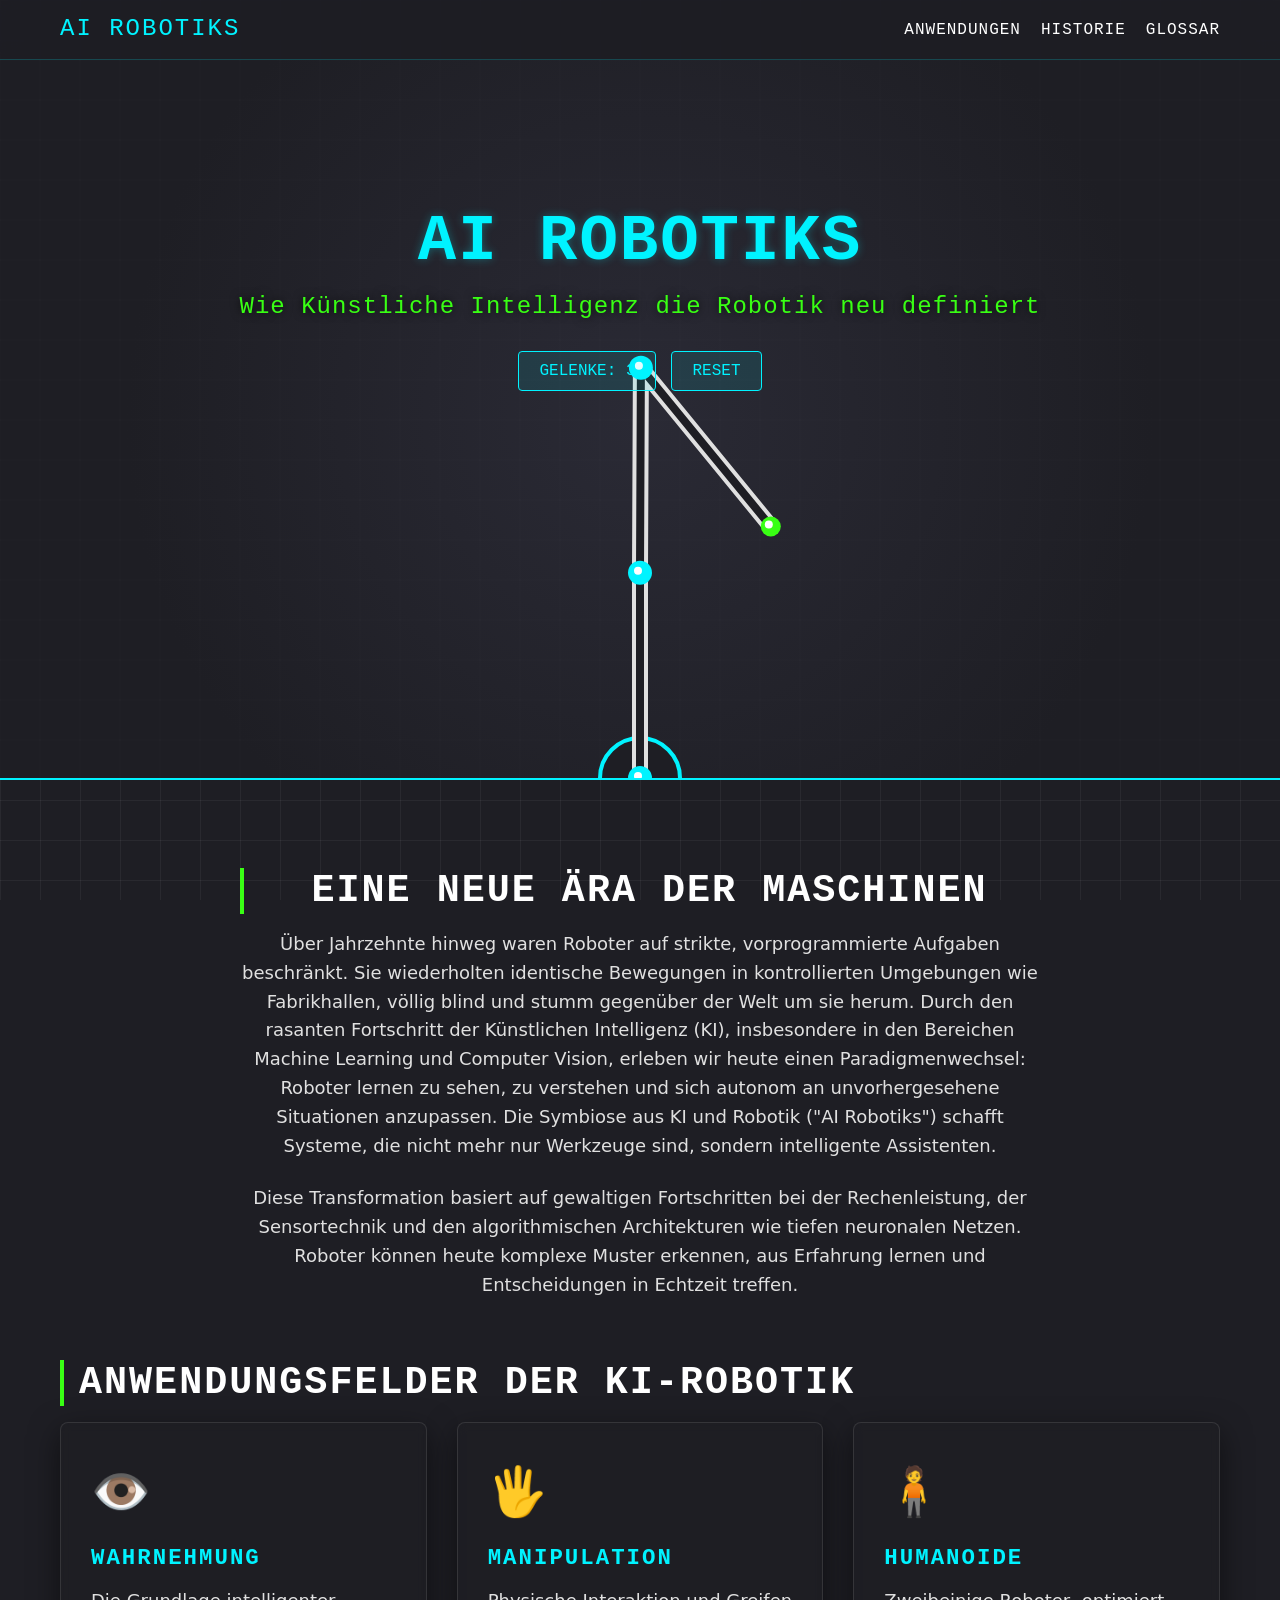
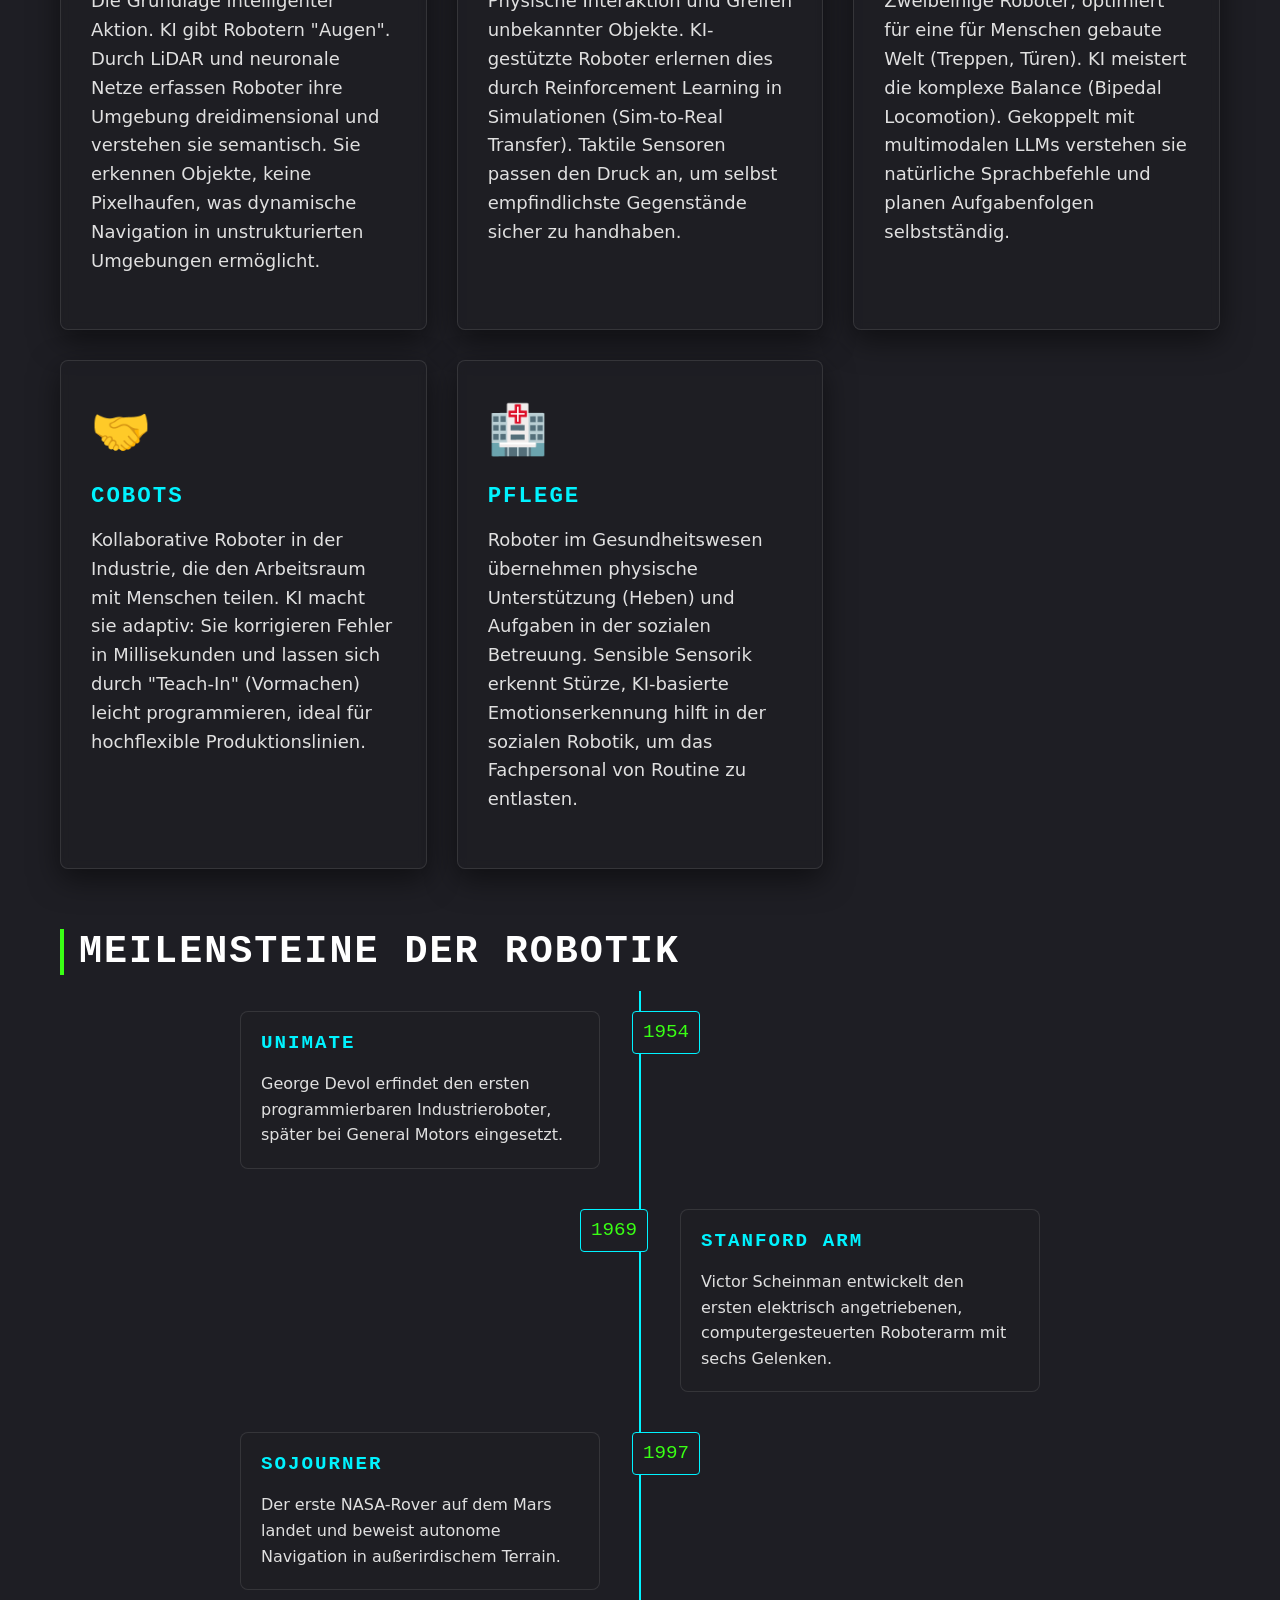
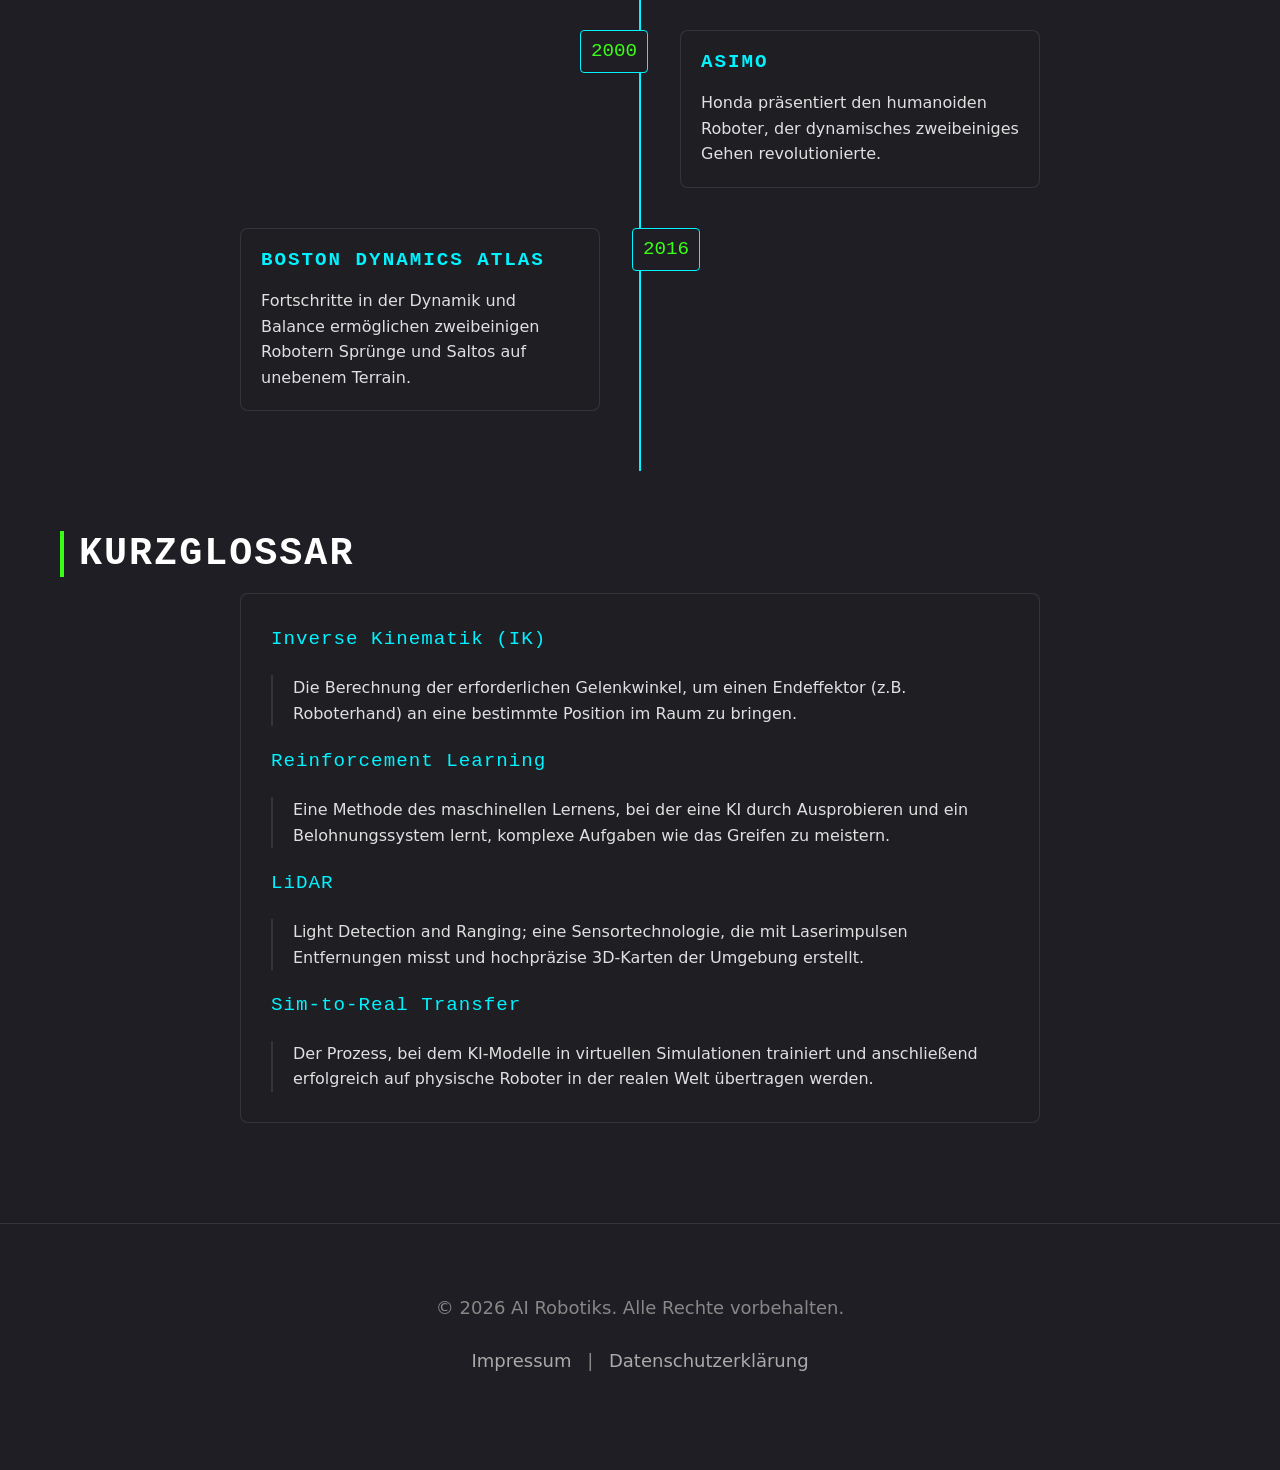
<file: index.html>
<!DOCTYPE html>
<html lang="de">
<head>
    <meta charset="utf-8">
    <meta name="viewport" content="width=device-width, initial-scale=1">
    <title>AI Robotiks | Die Zukunft der intelligenten Robotik</title>
    <meta name="description" content="Entdecken Sie, wie Künstliche Intelligenz die Robotik transformiert: von Wahrnehmung und Manipulation bis hin zu humanoiden Robotern, Cobots in der Industrie und Robotern in der Pflege.">
    <meta name="robots" content="index, follow">

    <!-- Open Graph -->
    <meta property="og:title" content="AI Robotiks | Die Zukunft der intelligenten Robotik">
    <meta property="og:description" content="Wie KI die Robotik in Wahrnehmung, Industrie, Pflege und mehr revolutioniert.">
    <meta property="og:type" content="website">
    <meta property="og:url" content="https://airobotiks.de/">
    <meta property="og:image" content="https://airobotiks.de/favicon.svg">

    <link rel="icon" type="image/svg+xml" href="/favicon.svg">
    <link rel="stylesheet" href="/style.css">
</head>
<body>
    <nav class="top-nav" aria-label="Hauptnavigation">
        <div class="nav-container">
            <a href="/" class="nav-brand">AI Robotiks</a>
            <ul class="nav-links">
                <li><a href="#anwendungen">Anwendungen</a></li>
                <li><a href="#historie">Historie</a></li>
                <li><a href="#glossar">Glossar</a></li>
            </ul>
        </div>
    </nav>

    <header role="banner" class="hero" id="demo">
        <div class="hero-content">
            <h1>AI Robotiks</h1>
            <p class="subtitle">Wie Künstliche Intelligenz die Robotik neu definiert</p>
            <div class="demo-controls">
                <button id="toggle-segments">Gelenke: 3</button>
                <button id="reset-demo">Reset</button>
            </div>
        </div>
        <canvas id="robot-canvas" aria-label="Interaktiver Roboterarm mit inverser Kinematik, steuerbar per Maus oder Touch"></canvas>
    </header>

    <main role="main" class="container">
        <article>
            <section id="einleitung" class="intro-section">
                <h2>Eine neue Ära der Maschinen</h2>
                <p>Über Jahrzehnte hinweg waren Roboter auf strikte, vorprogrammierte Aufgaben beschränkt. Sie wiederholten identische Bewegungen in kontrollierten Umgebungen wie Fabrikhallen, völlig blind und stumm gegenüber der Welt um sie herum. Durch den rasanten Fortschritt der Künstlichen Intelligenz (KI), insbesondere in den Bereichen Machine Learning und Computer Vision, erleben wir heute einen Paradigmenwechsel: Roboter lernen zu sehen, zu verstehen und sich autonom an unvorhergesehene Situationen anzupassen. Die Symbiose aus KI und Robotik ("AI Robotiks") schafft Systeme, die nicht mehr nur Werkzeuge sind, sondern intelligente Assistenten.</p>
                <p>Diese Transformation basiert auf gewaltigen Fortschritten bei der Rechenleistung, der Sensortechnik und den algorithmischen Architekturen wie tiefen neuronalen Netzen. Roboter können heute komplexe Muster erkennen, aus Erfahrung lernen und Entscheidungen in Echtzeit treffen.</p>
            </section>

            <h2 id="anwendungen" class="section-title">Anwendungsfelder der KI-Robotik</h2>
            <div class="grid-layout">
                <section id="perception" class="card">
                    <div class="card-icon">👁️</div>
                    <h3>Wahrnehmung</h3>
                    <p>Die Grundlage intelligenter Aktion. KI gibt Robotern "Augen". Durch LiDAR und neuronale Netze erfassen Roboter ihre Umgebung dreidimensional und verstehen sie semantisch. Sie erkennen Objekte, keine Pixelhaufen, was dynamische Navigation in unstrukturierten Umgebungen ermöglicht.</p>
                </section>

                <section id="manipulation" class="card">
                    <div class="card-icon">🖐️</div>
                    <h3>Manipulation</h3>
                    <p>Physische Interaktion und Greifen unbekannter Objekte. KI-gestützte Roboter erlernen dies durch Reinforcement Learning in Simulationen (Sim-to-Real Transfer). Taktile Sensoren passen den Druck an, um selbst empfindlichste Gegenstände sicher zu handhaben.</p>
                </section>

                <section id="humanoids" class="card">
                    <div class="card-icon">🧍</div>
                    <h3>Humanoide</h3>
                    <p>Zweibeinige Roboter, optimiert für eine für Menschen gebaute Welt (Treppen, Türen). KI meistert die komplexe Balance (Bipedal Locomotion). Gekoppelt mit multimodalen LLMs verstehen sie natürliche Sprachbefehle und planen Aufgabenfolgen selbstständig.</p>
                </section>

                <section id="cobots" class="card">
                    <div class="card-icon">🤝</div>
                    <h3>Cobots</h3>
                    <p>Kollaborative Roboter in der Industrie, die den Arbeitsraum mit Menschen teilen. KI macht sie adaptiv: Sie korrigieren Fehler in Millisekunden und lassen sich durch "Teach-In" (Vormachen) leicht programmieren, ideal für hochflexible Produktionslinien.</p>
                </section>

                <section id="care" class="card">
                    <div class="card-icon">🏥</div>
                    <h3>Pflege</h3>
                    <p>Roboter im Gesundheitswesen übernehmen physische Unterstützung (Heben) und Aufgaben in der sozialen Betreuung. Sensible Sensorik erkennt Stürze, KI-basierte Emotionserkennung hilft in der sozialen Robotik, um das Fachpersonal von Routine zu entlasten.</p>
                </section>
            </div>

            <h2 id="historie" class="section-title">Meilensteine der Robotik</h2>
            <section class="timeline">
                <div class="timeline-item">
                    <div class="timeline-year">1954</div>
                    <div class="timeline-content">
                        <h3>Unimate</h3>
                        <p>George Devol erfindet den ersten programmierbaren Industrieroboter, später bei General Motors eingesetzt.</p>
                    </div>
                </div>
                <div class="timeline-item">
                    <div class="timeline-year">1969</div>
                    <div class="timeline-content">
                        <h3>Stanford Arm</h3>
                        <p>Victor Scheinman entwickelt den ersten elektrisch angetriebenen, computergesteuerten Roboterarm mit sechs Gelenken.</p>
                    </div>
                </div>
                <div class="timeline-item">
                    <div class="timeline-year">1997</div>
                    <div class="timeline-content">
                        <h3>Sojourner</h3>
                        <p>Der erste NASA-Rover auf dem Mars landet und beweist autonome Navigation in außerirdischem Terrain.</p>
                    </div>
                </div>
                <div class="timeline-item">
                    <div class="timeline-year">2000</div>
                    <div class="timeline-content">
                        <h3>ASIMO</h3>
                        <p>Honda präsentiert den humanoiden Roboter, der dynamisches zweibeiniges Gehen revolutionierte.</p>
                    </div>
                </div>
                <div class="timeline-item">
                    <div class="timeline-year">2016</div>
                    <div class="timeline-content">
                        <h3>Boston Dynamics Atlas</h3>
                        <p>Fortschritte in der Dynamik und Balance ermöglichen zweibeinigen Robotern Sprünge und Saltos auf unebenem Terrain.</p>
                    </div>
                </div>
            </section>

            <h2 id="glossar" class="section-title">Kurzglossar</h2>
            <section class="glossary">
                <dl>
                    <dt>Inverse Kinematik (IK)</dt>
                    <dd>Die Berechnung der erforderlichen Gelenkwinkel, um einen Endeffektor (z.B. Roboterhand) an eine bestimmte Position im Raum zu bringen.</dd>

                    <dt>Reinforcement Learning</dt>
                    <dd>Eine Methode des maschinellen Lernens, bei der eine KI durch Ausprobieren und ein Belohnungssystem lernt, komplexe Aufgaben wie das Greifen zu meistern.</dd>

                    <dt>LiDAR</dt>
                    <dd>Light Detection and Ranging; eine Sensortechnologie, die mit Laserimpulsen Entfernungen misst und hochpräzise 3D-Karten der Umgebung erstellt.</dd>

                    <dt>Sim-to-Real Transfer</dt>
                    <dd>Der Prozess, bei dem KI-Modelle in virtuellen Simulationen trainiert und anschließend erfolgreich auf physische Roboter in der realen Welt übertragen werden.</dd>
                </dl>
            </section>
        </article>
    </main>

    <footer role="contentinfo">
        <div class="container">
            <p>&copy; 2026 AI Robotiks. Alle Rechte vorbehalten.</p>
            <p>
                <a href="/impressum.html">Impressum</a> |
                <a href="/datenschutz.html">Datenschutzerklärung</a>
            </p>
        </div>
    </footer>

    <script src="/script.js"></script>
</body>
</html>
</file>
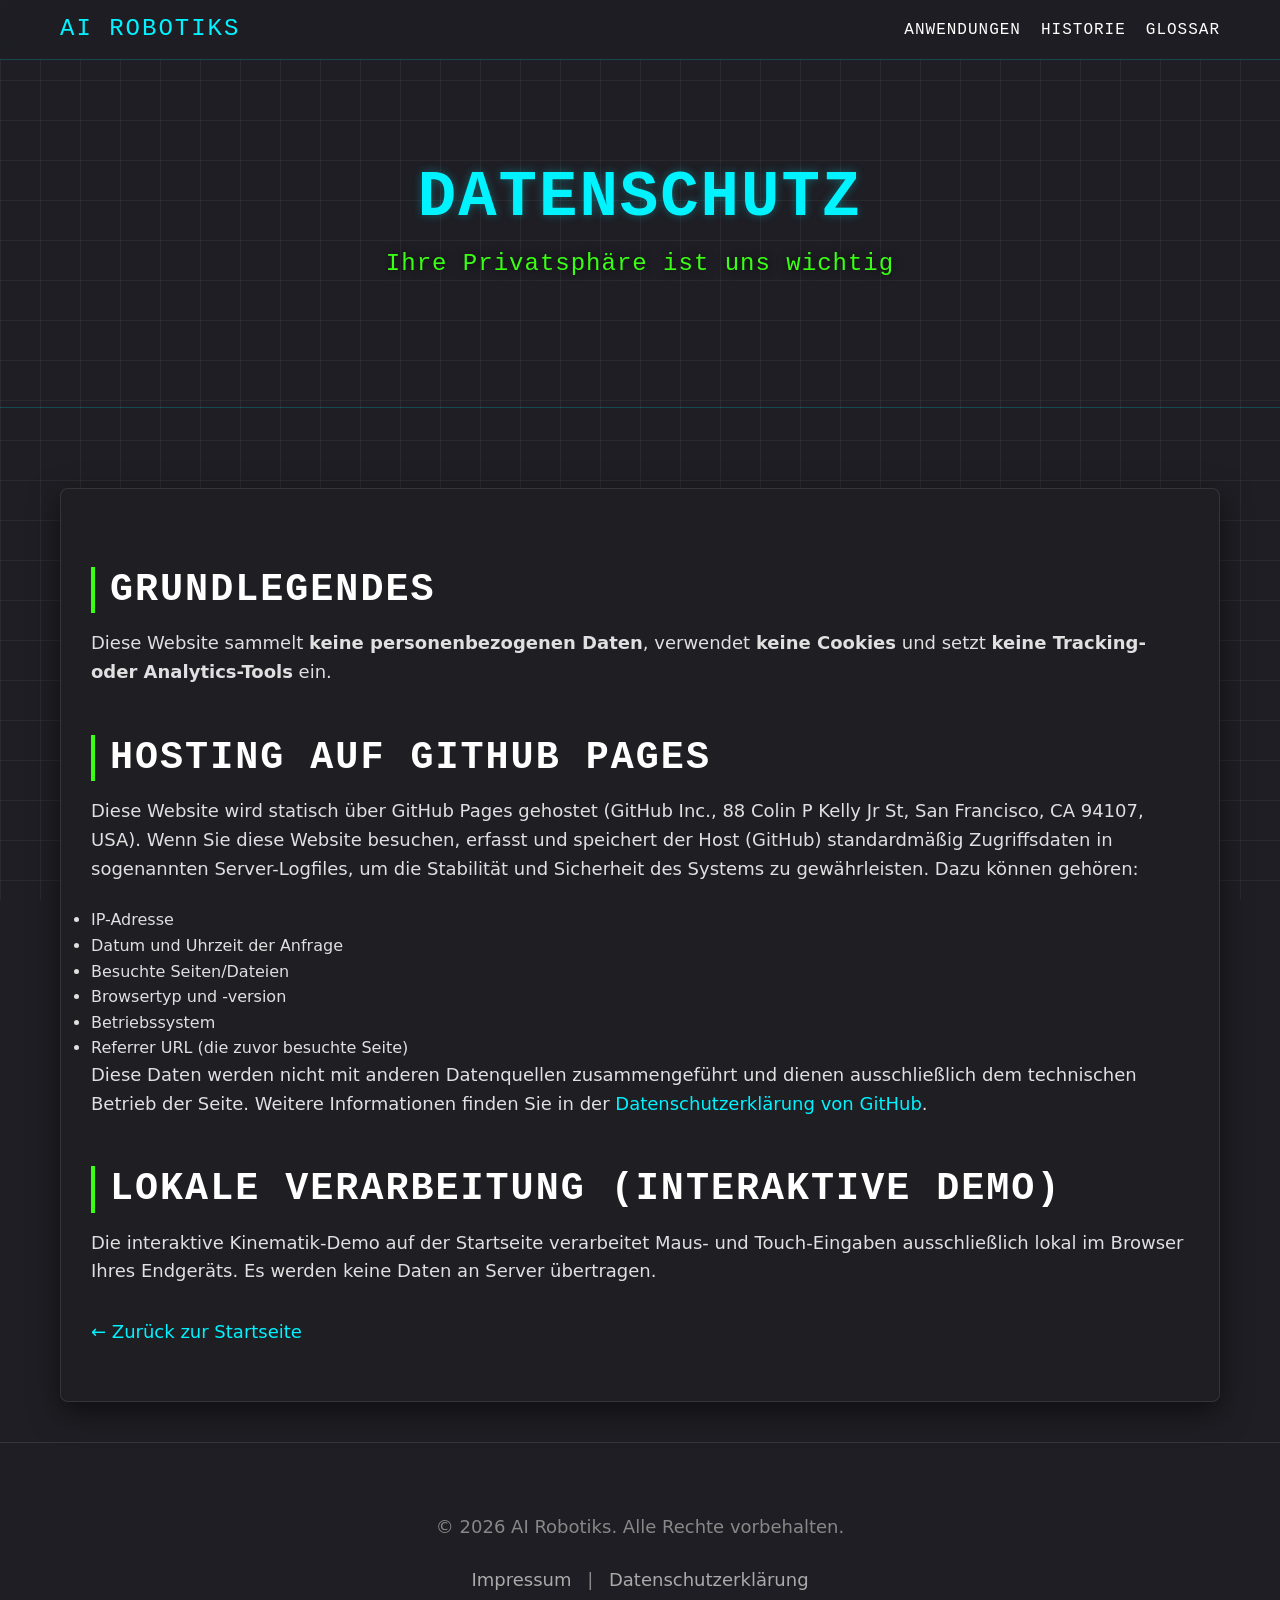
<file: datenschutz.html>
<!DOCTYPE html>
<html lang="de">
<head>
    <meta charset="utf-8">
    <meta name="viewport" content="width=device-width, initial-scale=1">
    <title>Datenschutzerklärung | AI Robotiks</title>
    <meta name="robots" content="noindex, follow">
    <link rel="icon" type="image/svg+xml" href="/favicon.svg">
    <link rel="stylesheet" href="/style.css">
    <style>
        .page-header {
            padding: 60px 0;
            text-align: center;
            border-bottom: 1px solid rgba(0, 243, 255, 0.2);
            margin-bottom: 40px;
        }
    </style>
</head>
<body>
    <nav class="top-nav" aria-label="Hauptnavigation">
        <div class="nav-container">
            <a href="/" class="nav-brand">AI Robotiks</a>
            <ul class="nav-links">
                <li><a href="/#anwendungen">Anwendungen</a></li>
                <li><a href="/#historie">Historie</a></li>
                <li><a href="/#glossar">Glossar</a></li>
            </ul>
        </div>
    </nav>

    <header role="banner" class="page-header">
        <div class="container">
            <h1>Datenschutz</h1>
            <p class="subtitle">Ihre Privatsphäre ist uns wichtig</p>
        </div>
    </header>

    <main role="main" class="container">
        <section class="card">
            <h2>Grundlegendes</h2>
            <p>Diese Website sammelt <strong>keine personenbezogenen Daten</strong>, verwendet <strong>keine Cookies</strong> und setzt <strong>keine Tracking- oder Analytics-Tools</strong> ein.</p>

            <h2>Hosting auf GitHub Pages</h2>
            <p>Diese Website wird statisch über GitHub Pages gehostet (GitHub Inc., 88 Colin P Kelly Jr St, San Francisco, CA 94107, USA). Wenn Sie diese Website besuchen, erfasst und speichert der Host (GitHub) standardmäßig Zugriffsdaten in sogenannten Server-Logfiles, um die Stabilität und Sicherheit des Systems zu gewährleisten. Dazu können gehören:</p>
            <ul>
                <li>IP-Adresse</li>
                <li>Datum und Uhrzeit der Anfrage</li>
                <li>Besuchte Seiten/Dateien</li>
                <li>Browsertyp und -version</li>
                <li>Betriebssystem</li>
                <li>Referrer URL (die zuvor besuchte Seite)</li>
            </ul>
            <p>Diese Daten werden nicht mit anderen Datenquellen zusammengeführt und dienen ausschließlich dem technischen Betrieb der Seite. Weitere Informationen finden Sie in der <a href="https://docs.github.com/en/site-policy/privacy-policies/github-privacy-statement" target="_blank" rel="noopener noreferrer">Datenschutzerklärung von GitHub</a>.</p>

            <h2>Lokale Verarbeitung (Interaktive Demo)</h2>
            <p>Die interaktive Kinematik-Demo auf der Startseite verarbeitet Maus- und Touch-Eingaben ausschließlich lokal im Browser Ihres Endgeräts. Es werden keine Daten an Server übertragen.</p>

            <p style="margin-top: 2rem;">
                <a href="/">← Zurück zur Startseite</a>
            </p>
        </section>
    </main>

    <footer role="contentinfo">
        <div class="container">
            <p>&copy; 2026 AI Robotiks. Alle Rechte vorbehalten.</p>
            <p>
                <a href="/impressum.html">Impressum</a> |
                <a href="/datenschutz.html">Datenschutzerklärung</a>
            </p>
        </div>
    </footer>
</body>
</html>
</file>
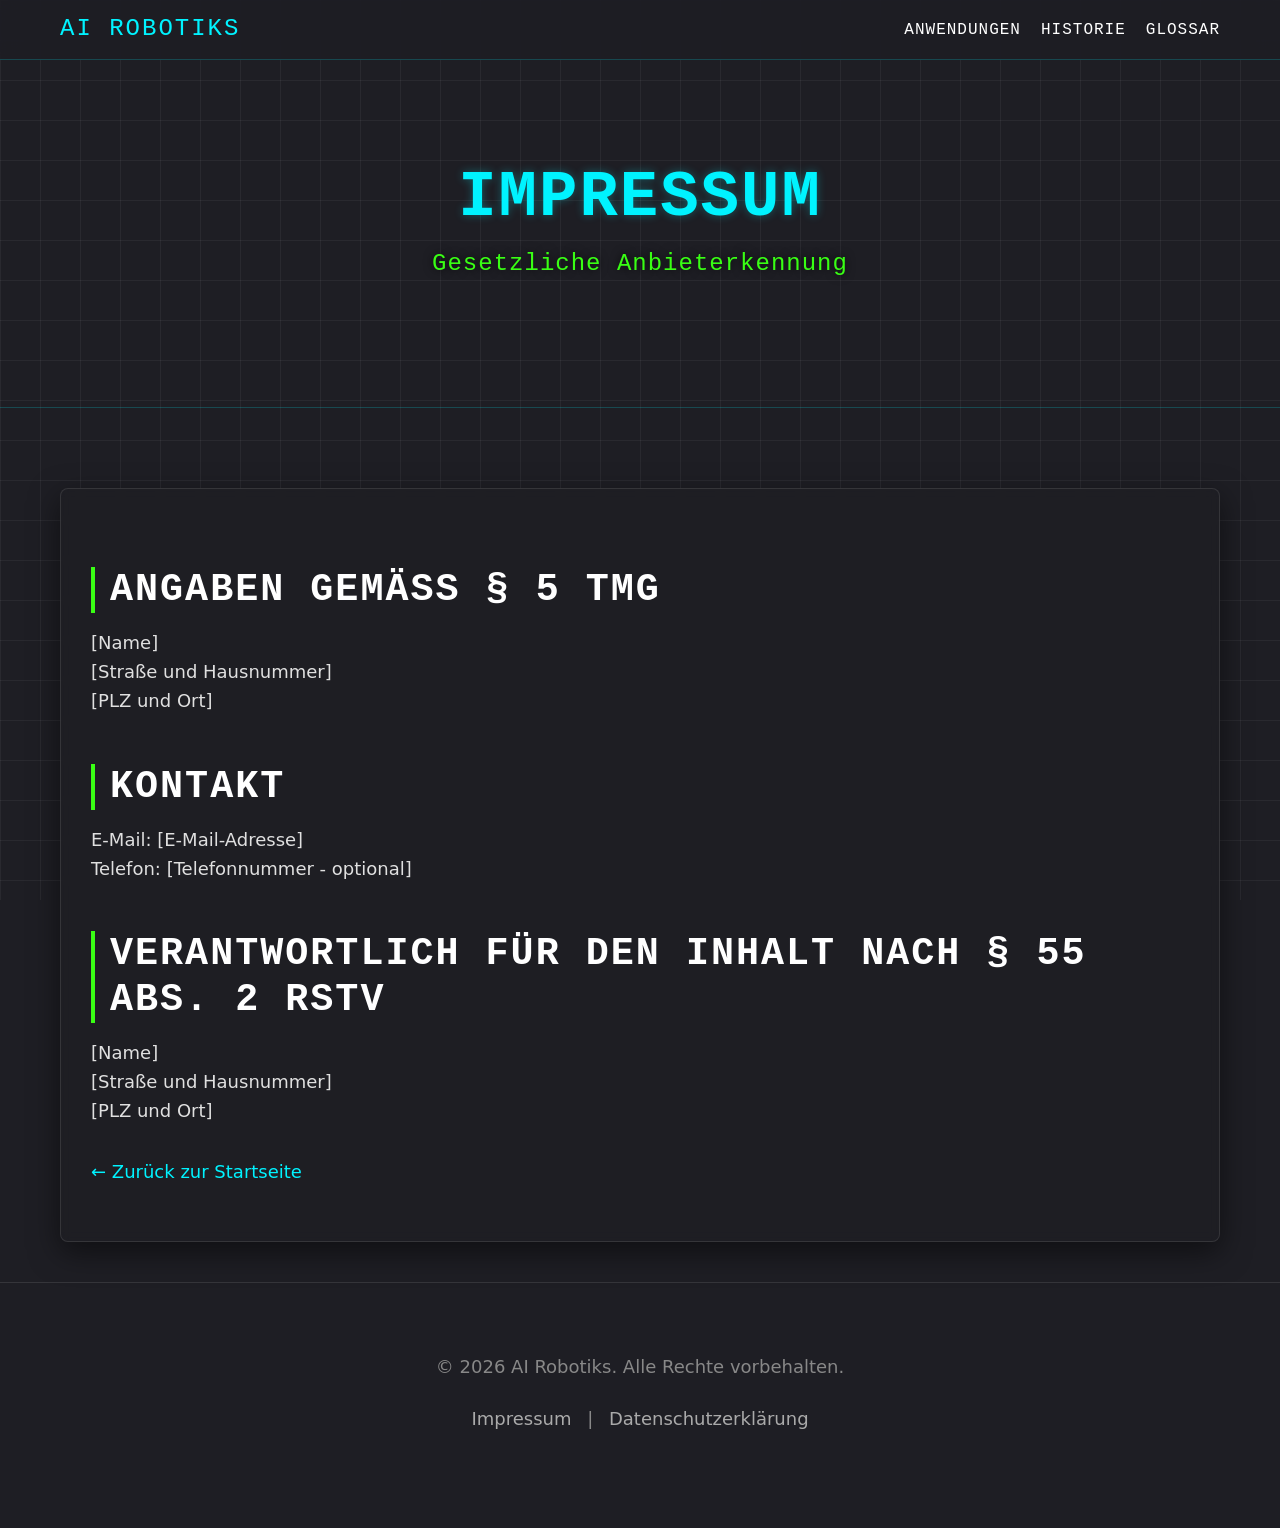
<file: impressum.html>
<!DOCTYPE html>
<html lang="de">
<head>
    <meta charset="utf-8">
    <meta name="viewport" content="width=device-width, initial-scale=1">
    <title>Impressum | AI Robotiks</title>
    <meta name="robots" content="noindex, follow">
    <link rel="icon" type="image/svg+xml" href="/favicon.svg">
    <link rel="stylesheet" href="/style.css">
    <style>
        .page-header {
            padding: 60px 0;
            text-align: center;
            border-bottom: 1px solid rgba(0, 243, 255, 0.2);
            margin-bottom: 40px;
        }
    </style>
</head>
<body>
    <nav class="top-nav" aria-label="Hauptnavigation">
        <div class="nav-container">
            <a href="/" class="nav-brand">AI Robotiks</a>
            <ul class="nav-links">
                <li><a href="/#anwendungen">Anwendungen</a></li>
                <li><a href="/#historie">Historie</a></li>
                <li><a href="/#glossar">Glossar</a></li>
            </ul>
        </div>
    </nav>

    <header role="banner" class="page-header">
        <div class="container">
            <h1>Impressum</h1>
            <p class="subtitle">Gesetzliche Anbieterkennung</p>
        </div>
    </header>

    <main role="main" class="container">
        <section class="card">
            <h2>Angaben gemäß § 5 TMG</h2>
            <p>
                [Name]<br>
                [Straße und Hausnummer]<br>
                [PLZ und Ort]
            </p>

            <h2>Kontakt</h2>
            <p>
                E-Mail: [E-Mail-Adresse]<br>
                Telefon: [Telefonnummer - optional]
            </p>

            <h2>Verantwortlich für den Inhalt nach § 55 Abs. 2 RStV</h2>
            <p>
                [Name]<br>
                [Straße und Hausnummer]<br>
                [PLZ und Ort]
            </p>
            <p style="margin-top: 2rem;">
                <a href="/">← Zurück zur Startseite</a>
            </p>
        </section>
    </main>

    <footer role="contentinfo">
        <div class="container">
            <p>&copy; 2026 AI Robotiks. Alle Rechte vorbehalten.</p>
            <p>
                <a href="/impressum.html">Impressum</a> |
                <a href="/datenschutz.html">Datenschutzerklärung</a>
            </p>
        </div>
    </footer>
</body>
</html>
</file>
<file: style.css>
/* Base Variables */
:root {
  --bg-color: #1e1e24;
  --text-color: #e0e0e0;
  --cyan: #00f3ff;
  --lime: #39ff14;
  --grid-color: rgba(255, 255, 255, 0.05);
  --font-heading: 'Arial Black', Impact, monospace;
  --font-body: system-ui, -apple-system, sans-serif;
  --transition-speed: 0.3s;
}

@media (prefers-reduced-motion: reduce) {
  :root {
    --transition-speed: 0s;
  }
}

/* Global Reset & Box Sizing */
*, *::before, *::after {
  box-sizing: border-box;
  margin: 0;
  padding: 0;
}

html {
  font-family: var(--font-body);
  line-height: 1.6;
  color: var(--text-color);
  background-color: var(--bg-color);
  background-image:
    linear-gradient(var(--grid-color) 1px, transparent 1px),
    linear-gradient(90deg, var(--grid-color) 1px, transparent 1px);
  background-size: 40px 40px;
  background-attachment: fixed;
  scroll-behavior: smooth;
  overflow-x: hidden;
}

body {
  min-height: 100vh;
  display: flex;
  flex-direction: column;
  overflow-x: hidden;
  padding-top: 60px; /* Space for fixed nav */
}

/* Typography */
h1, h2, h3, h4, h5, h6 {
  font-family: var(--font-heading);
  text-transform: uppercase;
  letter-spacing: 2px;
  color: #ffffff;
  margin-bottom: 1rem;
  line-height: 1.2;
}

h1 {
  font-size: clamp(2.5rem, 5vw, 4.5rem);
  color: var(--cyan);
  text-shadow: 0 0 10px rgba(0, 243, 255, 0.3);
  margin-bottom: 0.5rem;
}

h2 {
  font-size: clamp(1.8rem, 3vw, 2.5rem);
  border-left: 4px solid var(--lime);
  padding-left: 15px;
  margin-top: 3rem;
}

h3 {
  font-size: 1.4rem;
  color: var(--cyan);
}

p {
  margin-bottom: 1.5rem;
  font-size: 1.125rem;
}

a {
  color: var(--cyan);
  text-decoration: none;
  transition: color var(--transition-speed), text-shadow var(--transition-speed);
}

a:hover, a:focus {
  color: var(--lime);
  text-shadow: 0 0 5px rgba(57, 255, 20, 0.5);
  outline: none;
}

/* Visible Focus for Accessibility */
:focus-visible {
  outline: 2px dashed var(--lime);
  outline-offset: 4px;
}

/* Top Navigation */
.top-nav {
  position: fixed;
  top: 0;
  left: 0;
  width: 100%;
  height: 60px;
  background: rgba(30, 30, 36, 0.95);
  border-bottom: 1px solid rgba(0, 243, 255, 0.2);
  z-index: 1000;
  backdrop-filter: blur(10px);
}

.nav-container {
  display: flex;
  justify-content: space-between;
  align-items: center;
  max-width: 1200px;
  margin: 0 auto;
  padding: 0 20px;
  height: 100%;
}

.nav-brand {
  font-family: var(--font-heading);
  font-size: 1.5rem;
  color: var(--cyan);
  text-transform: uppercase;
  letter-spacing: 2px;
}

.nav-links {
  list-style: none;
  display: flex;
  gap: 20px;
}

.nav-links a {
  color: #fff;
  font-size: 1rem;
  text-transform: uppercase;
  font-family: var(--font-heading);
  letter-spacing: 1px;
}

.nav-links a:hover {
  color: var(--lime);
}

/* Hero Section & Interactive Canvas */
.hero {
  position: relative;
  width: 100vw;
  height: 80vh;
  min-height: 600px;
  display: flex;
  flex-direction: column;
  justify-content: center;
  align-items: center;
  text-align: center;
  overflow: hidden;
  border-bottom: 2px solid var(--cyan);
  background: radial-gradient(circle at center, #2a2a35 0%, #1e1e24 70%);
}

.hero-content {
  position: absolute;
  top: 20%;
  z-index: 10;
  pointer-events: none; /* Let clicks pass through to canvas */
}

.subtitle {
  font-size: 1.5rem;
  color: var(--lime);
  font-family: var(--font-heading);
  letter-spacing: 1px;
  text-shadow: 0 0 10px rgba(0,0,0,0.8);
}

.demo-controls {
  margin-top: 20px;
  pointer-events: auto; /* Enable clicks on buttons */
  display: flex;
  gap: 15px;
  justify-content: center;
}

.demo-controls button {
  background: rgba(0, 243, 255, 0.1);
  border: 1px solid var(--cyan);
  color: var(--cyan);
  padding: 10px 20px;
  font-family: var(--font-heading);
  font-size: 1rem;
  cursor: pointer;
  border-radius: 4px;
  transition: all var(--transition-speed);
  text-transform: uppercase;
}

.demo-controls button:hover {
  background: rgba(57, 255, 20, 0.2);
  border-color: var(--lime);
  color: var(--lime);
}

canvas {
  position: absolute;
  top: 0;
  left: 0;
  width: 100%;
  height: 100%;
  cursor: crosshair;
  z-index: 1;
}

/* Layout */
.container {
  width: 100%;
  max-width: 1200px;
  margin: 0 auto;
  padding: 40px 20px;
}

.intro-section {
  max-width: 800px;
  margin: 0 auto 60px auto;
  text-align: center;
}

/* Application Grid */
.grid-layout {
  display: grid;
  grid-template-columns: repeat(auto-fit, minmax(300px, 1fr));
  gap: 30px;
  margin-bottom: 60px;
}

.card {
  background: rgba(30, 30, 36, 0.8);
  padding: 30px;
  border-radius: 8px;
  border: 1px solid rgba(255, 255, 255, 0.1);
  box-shadow: 0 10px 30px rgba(0,0,0,0.5);
  backdrop-filter: blur(5px);
  transition: transform var(--transition-speed), border-color var(--transition-speed);
}

.card:hover {
  transform: translateY(-5px);
  border-color: rgba(0, 243, 255, 0.5);
}

.card-icon {
  font-size: 3rem;
  margin-bottom: 15px;
}

/* Timeline */
.timeline {
  position: relative;
  max-width: 800px;
  margin: 0 auto 60px auto;
  padding: 20px 0;
}

.timeline::before {
  content: '';
  position: absolute;
  top: 0;
  left: 50%;
  width: 2px;
  height: 100%;
  background: var(--cyan);
  transform: translateX(-50%);
}

.timeline-item {
  position: relative;
  margin-bottom: 40px;
  width: 50%;
  padding-right: 40px;
}

.timeline-item:nth-child(even) {
  left: 50%;
  padding-left: 40px;
  padding-right: 0;
}

.timeline-year {
  position: absolute;
  top: 0;
  right: -60px;
  background: var(--bg-color);
  color: var(--lime);
  font-family: var(--font-heading);
  font-size: 1.2rem;
  padding: 5px 10px;
  border: 1px solid var(--cyan);
  border-radius: 4px;
  z-index: 2;
}

.timeline-item:nth-child(even) .timeline-year {
  left: -60px;
  right: auto;
}

.timeline-content {
  background: rgba(30, 30, 36, 0.8);
  padding: 20px;
  border-radius: 8px;
  border: 1px solid rgba(255, 255, 255, 0.1);
}

.timeline-content h3 {
  margin-top: 0;
  font-size: 1.2rem;
}

.timeline-content p {
  margin-bottom: 0;
  font-size: 1rem;
}

/* Glossary */
.glossary {
  max-width: 800px;
  margin: 0 auto 60px auto;
  background: rgba(30, 30, 36, 0.8);
  padding: 30px;
  border-radius: 8px;
  border: 1px solid rgba(255, 255, 255, 0.1);
}

.glossary dl {
  display: grid;
  gap: 20px;
}

.glossary dt {
  font-family: var(--font-heading);
  color: var(--cyan);
  font-size: 1.2rem;
  letter-spacing: 1px;
}

.glossary dd {
  margin-left: 0;
  padding-left: 20px;
  border-left: 2px solid rgba(255, 255, 255, 0.1);
}

/* Footer */
footer {
  padding: 30px 0;
  text-align: center;
  border-top: 1px solid rgba(255, 255, 255, 0.1);
  margin-top: auto;
  font-size: 0.9rem;
  color: #888;
  background: var(--bg-color);
}

footer a {
  color: #aaa;
  margin: 0 10px;
}

footer a:hover {
  color: var(--cyan);
}

/* Responsive adjustments */
@media (max-width: 768px) {
  .nav-links {
    display: none; /* Hide links on small screens for simplicity in this static version */
  }

  .hero {
    height: 60vh;
    min-height: 400px;
  }

  .hero-content {
    top: 10%;
  }

  h1 {
    font-size: 2.5rem;
  }

  .subtitle {
    font-size: 1rem;
  }

  .timeline::before {
    left: 20px;
  }

  .timeline-item {
    width: 100%;
    padding-left: 60px;
    padding-right: 0;
  }

  .timeline-item:nth-child(even) {
    left: 0;
  }

  .timeline-year {
    left: 0;
    right: auto;
    top: 0;
    font-size: 1rem;
    padding: 2px 5px;
  }

  .timeline-item:nth-child(even) .timeline-year {
    left: 0;
  }
}
</file>
